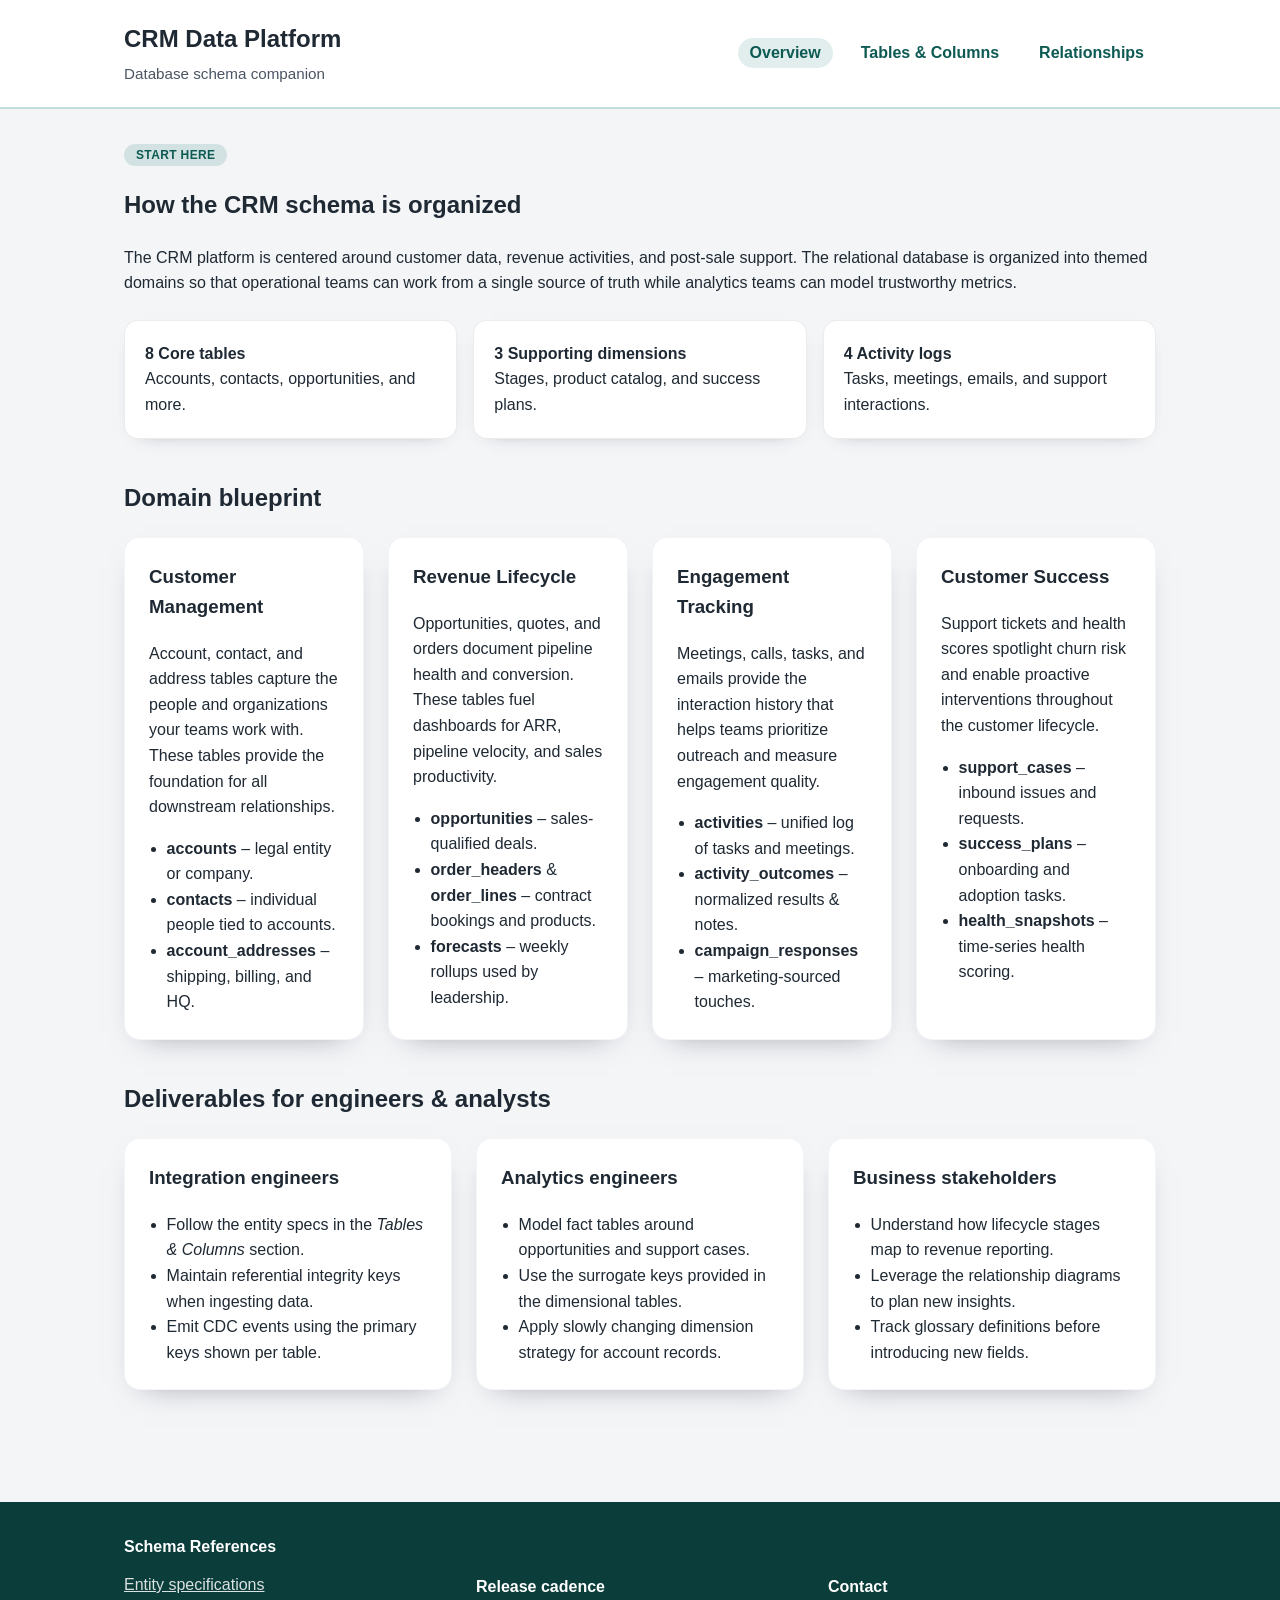
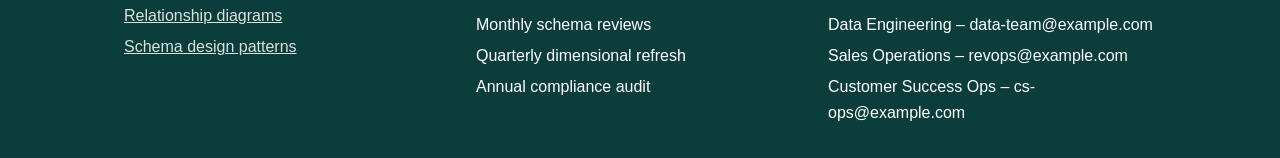
<file: docs/index.html>
<!DOCTYPE html>
<html lang="en">
  <head>
    <meta charset="UTF-8" />
    <meta name="viewport" content="width=device-width, initial-scale=1.0" />
    <title>CRM Data Platform – Schema Overview</title>
    <link rel="stylesheet" href="./assets/styles.css" />
  </head>
  <body>
    <header>
      <div class="container">
        <div class="brand">
          <h1>CRM Data Platform</h1>
          <span>Database schema companion</span>
        </div>
        <nav aria-label="Primary navigation">
          <ul>
            <li><a href="index.html" aria-current="page">Overview</a></li>
            <li><a href="entities.html">Tables &amp; Columns</a></li>
            <li><a href="relationships.html">Relationships</a></li>
          </ul>
        </nav>
      </div>
    </header>
    <main>
      <section>
        <span class="tag">start here</span>
        <h2>How the CRM schema is organized</h2>
        <p>
          The CRM platform is centered around customer data, revenue activities, and
          post-sale support. The relational database is organized into themed
          domains so that operational teams can work from a single source of truth
          while analytics teams can model trustworthy metrics.
        </p>
        <div class="summary-grid" role="list">
          <article class="summary-card" role="listitem">
            <strong>8 Core tables</strong>
            <span>Accounts, contacts, opportunities, and more.</span>
          </article>
          <article class="summary-card" role="listitem">
            <strong>3 Supporting dimensions</strong>
            <span>Stages, product catalog, and success plans.</span>
          </article>
          <article class="summary-card" role="listitem">
            <strong>4 Activity logs</strong>
            <span>Tasks, meetings, emails, and support interactions.</span>
          </article>
        </div>
      </section>
      <section>
        <h2>Domain blueprint</h2>
        <div class="grid">
          <article class="card">
            <h3>Customer Management</h3>
            <p>
              Account, contact, and address tables capture the people and
              organizations your teams work with. These tables provide the
              foundation for all downstream relationships.
            </p>
            <ul>
              <li><strong>accounts</strong> – legal entity or company.</li>
              <li><strong>contacts</strong> – individual people tied to accounts.</li>
              <li><strong>account_addresses</strong> – shipping, billing, and HQ.</li>
            </ul>
          </article>
          <article class="card">
            <h3>Revenue Lifecycle</h3>
            <p>
              Opportunities, quotes, and orders document pipeline health and
              conversion. These tables fuel dashboards for ARR, pipeline velocity,
              and sales productivity.
            </p>
            <ul>
              <li><strong>opportunities</strong> – sales-qualified deals.</li>
              <li><strong>order_headers</strong> &amp; <strong>order_lines</strong> – contract bookings and products.</li>
              <li><strong>forecasts</strong> – weekly rollups used by leadership.</li>
            </ul>
          </article>
          <article class="card">
            <h3>Engagement Tracking</h3>
            <p>
              Meetings, calls, tasks, and emails provide the interaction history
              that helps teams prioritize outreach and measure engagement quality.
            </p>
            <ul>
              <li><strong>activities</strong> – unified log of tasks and meetings.</li>
              <li><strong>activity_outcomes</strong> – normalized results &amp; notes.</li>
              <li><strong>campaign_responses</strong> – marketing-sourced touches.</li>
            </ul>
          </article>
          <article class="card">
            <h3>Customer Success</h3>
            <p>
              Support tickets and health scores spotlight churn risk and enable
              proactive interventions throughout the customer lifecycle.
            </p>
            <ul>
              <li><strong>support_cases</strong> – inbound issues and requests.</li>
              <li><strong>success_plans</strong> – onboarding and adoption tasks.</li>
              <li><strong>health_snapshots</strong> – time-series health scoring.</li>
            </ul>
          </article>
        </div>
      </section>
      <section>
        <h2>Deliverables for engineers &amp; analysts</h2>
        <div class="grid">
          <article class="card">
            <h3>Integration engineers</h3>
            <ul>
              <li>Follow the entity specs in the <em>Tables &amp; Columns</em> section.</li>
              <li>Maintain referential integrity keys when ingesting data.</li>
              <li>Emit CDC events using the primary keys shown per table.</li>
            </ul>
          </article>
          <article class="card">
            <h3>Analytics engineers</h3>
            <ul>
              <li>Model fact tables around opportunities and support cases.</li>
              <li>Use the surrogate keys provided in the dimensional tables.</li>
              <li>Apply slowly changing dimension strategy for account records.</li>
            </ul>
          </article>
          <article class="card">
            <h3>Business stakeholders</h3>
            <ul>
              <li>Understand how lifecycle stages map to revenue reporting.</li>
              <li>Leverage the relationship diagrams to plan new insights.</li>
              <li>Track glossary definitions before introducing new fields.</li>
            </ul>
          </article>
        </div>
      </section>
    </main>
    <footer>
      <div class="container">
        <section>
          <h4>Schema References</h4>
          <ul>
            <li><a href="entities.html">Entity specifications</a></li>
            <li><a href="relationships.html">Relationship diagrams</a></li>
            <li><a href="https://schema.org/" target="_blank" rel="noopener">Schema design patterns</a></li>
          </ul>
        </section>
        <section>
          <h4>Release cadence</h4>
          <ul>
            <li>Monthly schema reviews</li>
            <li>Quarterly dimensional refresh</li>
            <li>Annual compliance audit</li>
          </ul>
        </section>
        <section>
          <h4>Contact</h4>
          <ul>
            <li>Data Engineering – data-team@example.com</li>
            <li>Sales Operations – revops@example.com</li>
            <li>Customer Success Ops – cs-ops@example.com</li>
          </ul>
        </section>
      </div>
    </footer>
  </body>
</html>
</file>
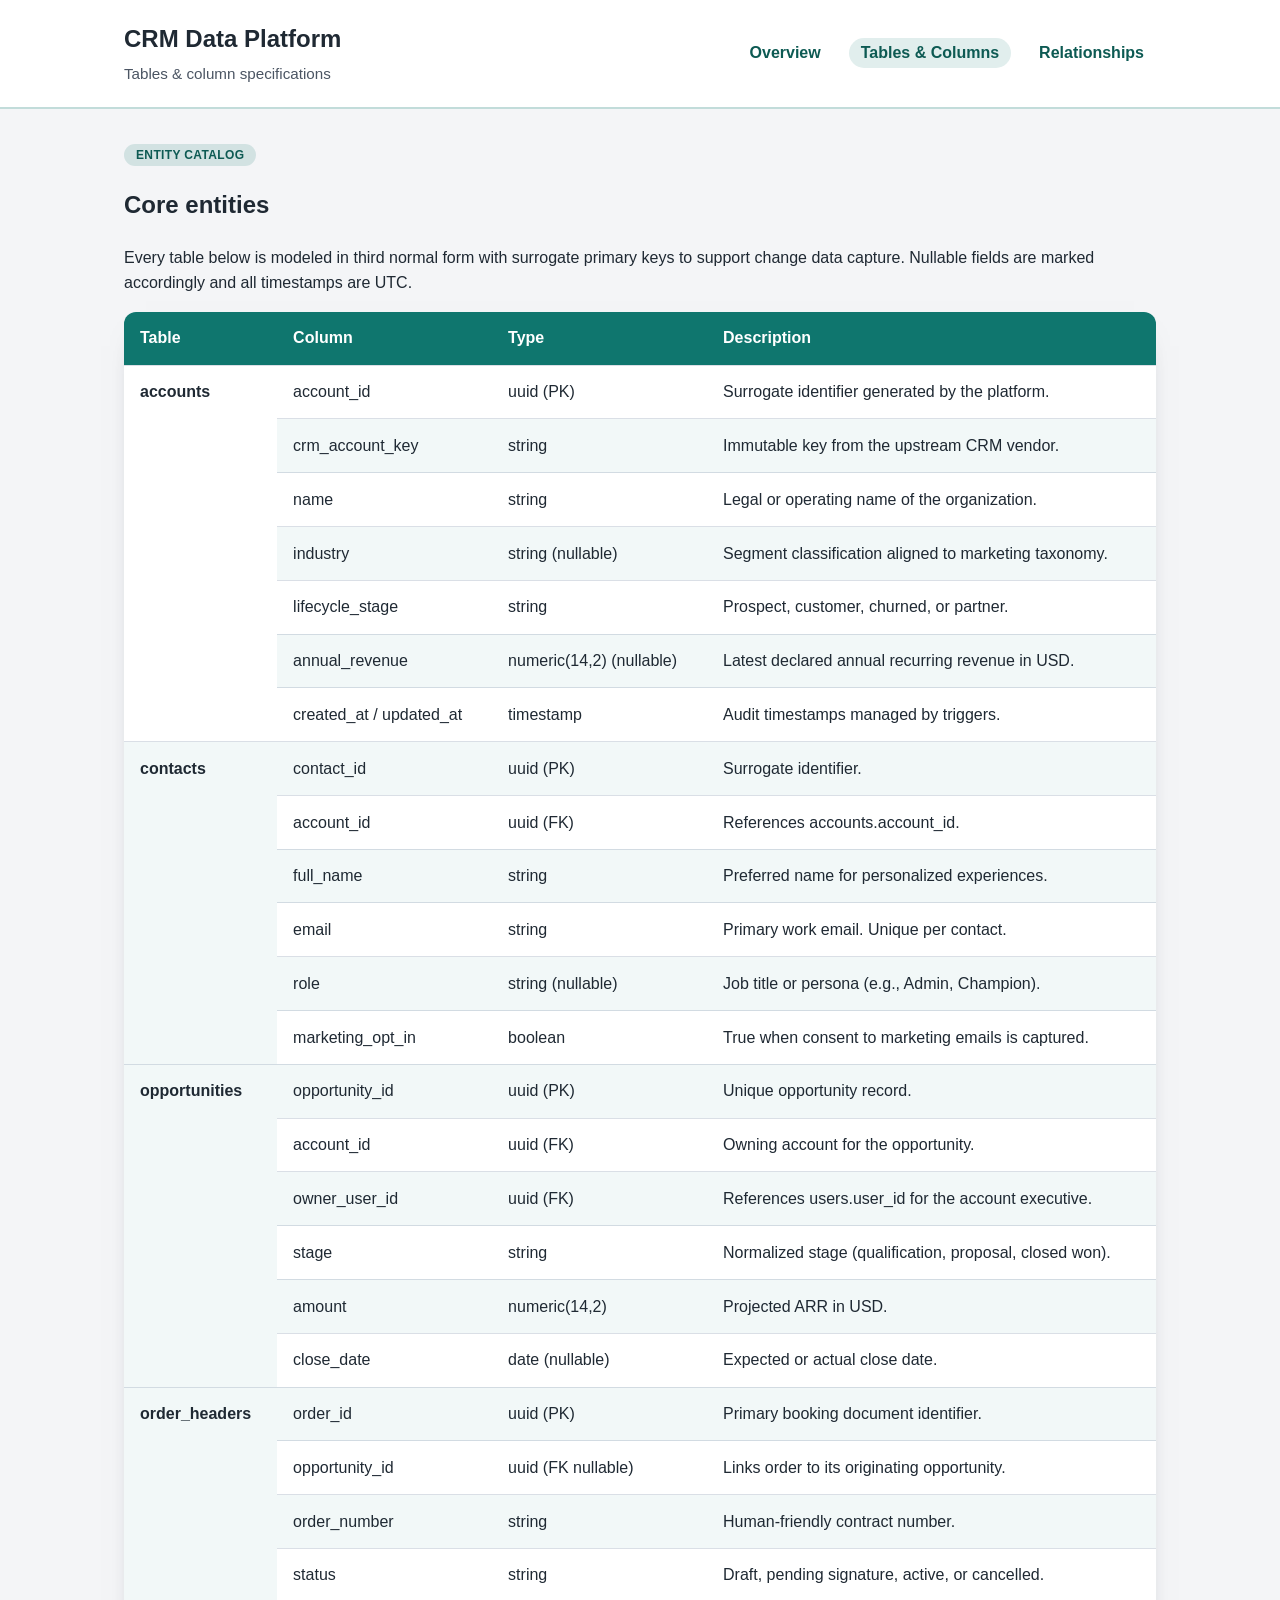
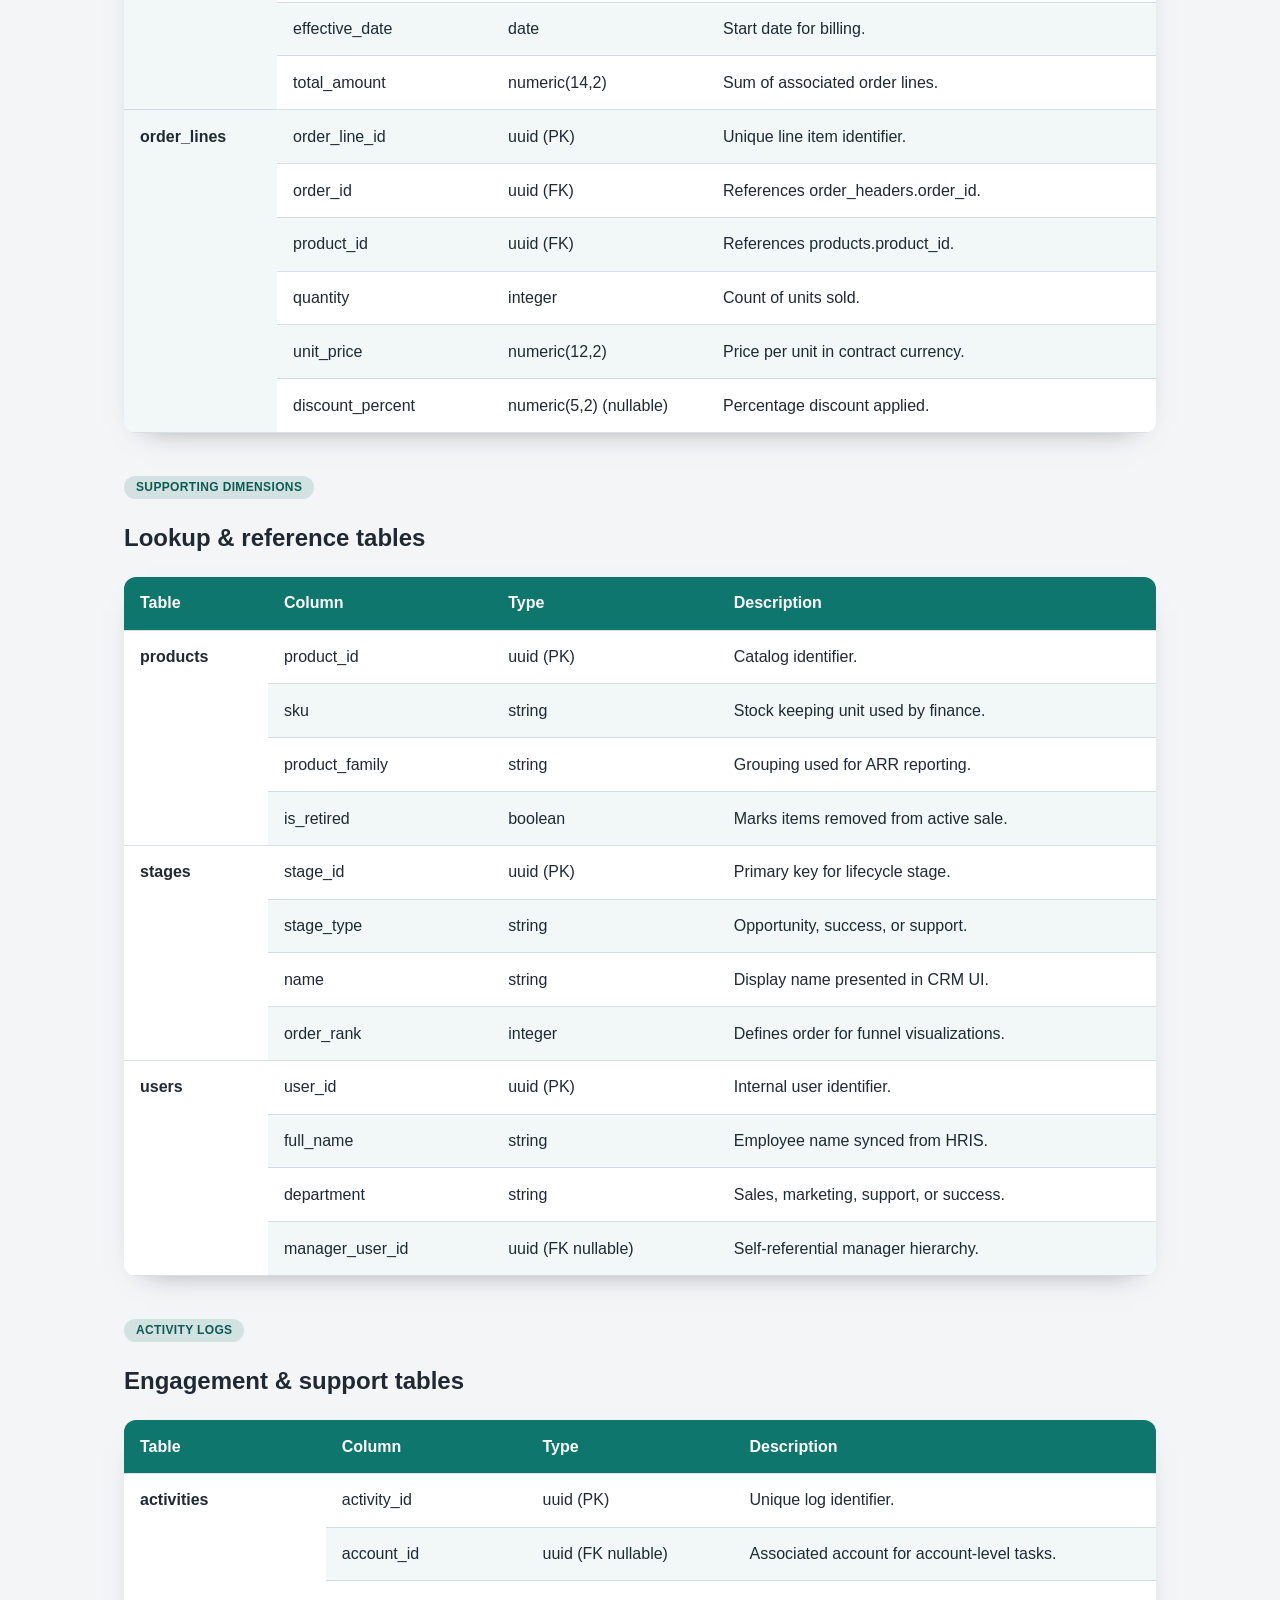
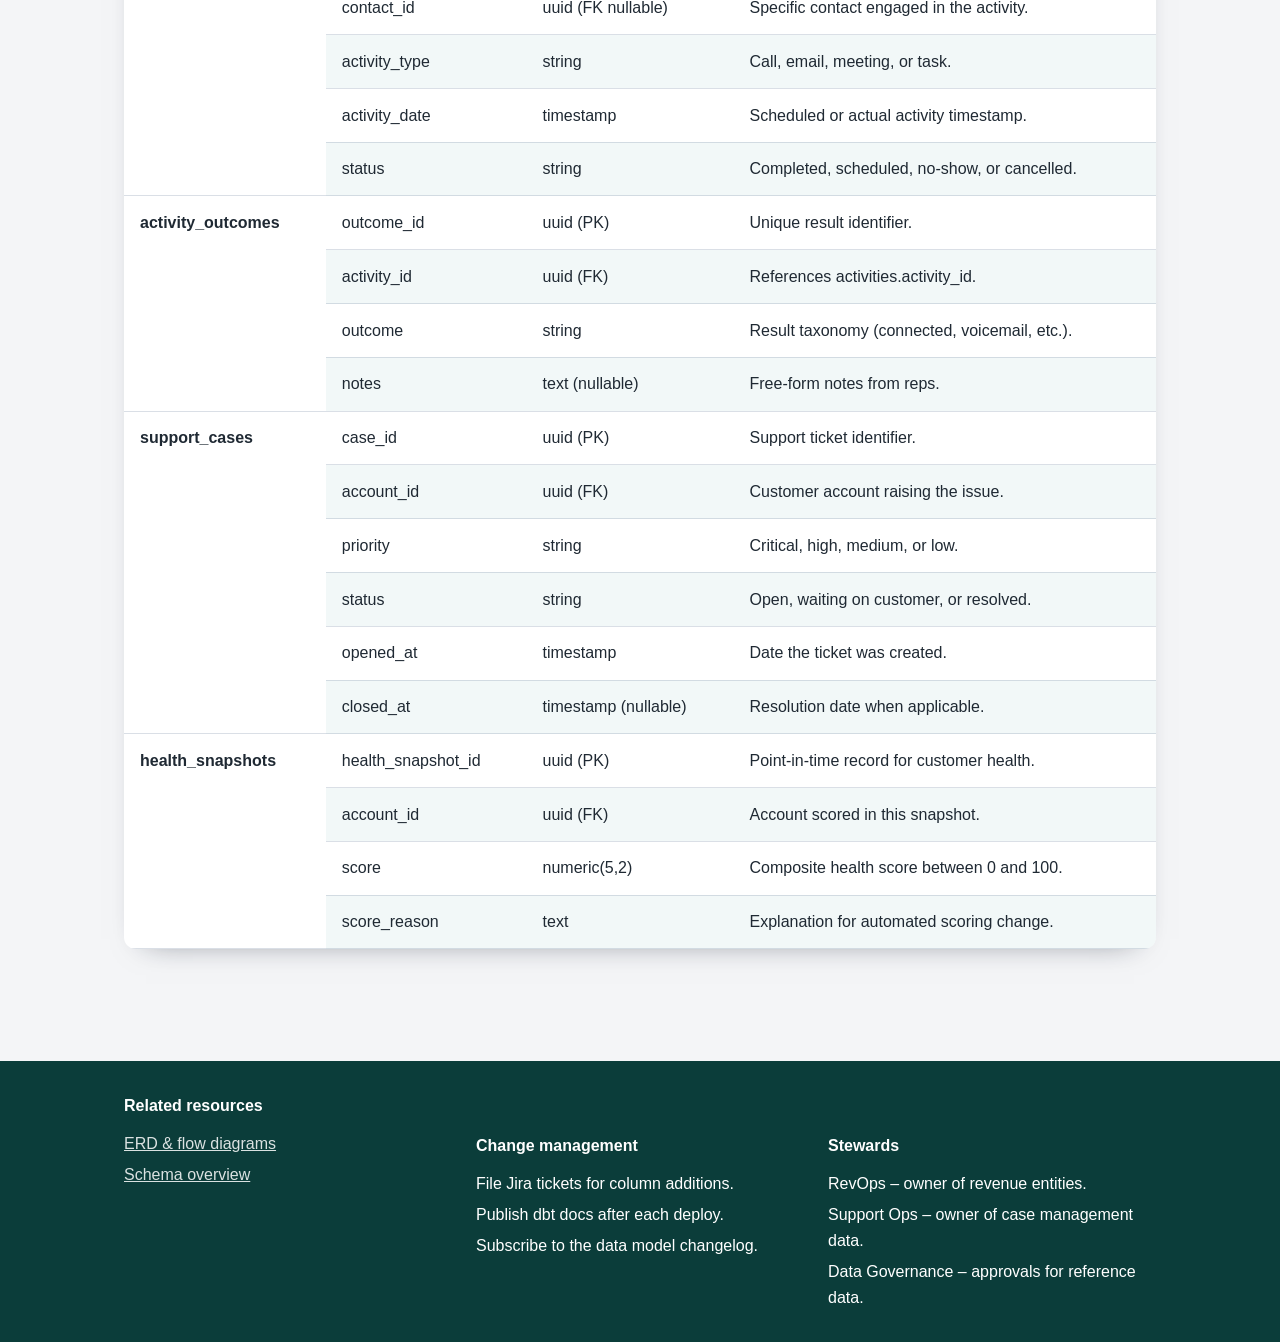
<file: docs/entities.html>
<!DOCTYPE html>
<html lang="en">
  <head>
    <meta charset="UTF-8" />
    <meta name="viewport" content="width=device-width, initial-scale=1.0" />
    <title>CRM Data Platform – Table Specifications</title>
    <link rel="stylesheet" href="./assets/styles.css" />
  </head>
  <body>
    <header>
      <div class="container">
        <div class="brand">
          <h1>CRM Data Platform</h1>
          <span>Tables &amp; column specifications</span>
        </div>
        <nav aria-label="Primary navigation">
          <ul>
            <li><a href="index.html">Overview</a></li>
            <li><a href="entities.html" aria-current="page">Tables &amp; Columns</a></li>
            <li><a href="relationships.html">Relationships</a></li>
          </ul>
        </nav>
      </div>
    </header>
    <main>
      <section>
        <span class="tag">entity catalog</span>
        <h2>Core entities</h2>
        <p>
          Every table below is modeled in third normal form with surrogate primary
          keys to support change data capture. Nullable fields are marked
          accordingly and all timestamps are UTC.
        </p>
        <div class="table-wrapper" role="region" aria-label="Customer tables">
          <table>
            <thead>
              <tr>
                <th scope="col">Table</th>
                <th scope="col">Column</th>
                <th scope="col">Type</th>
                <th scope="col">Description</th>
              </tr>
            </thead>
            <tbody>
              <tr>
                <td rowspan="7"><strong>accounts</strong></td>
                <td>account_id</td>
                <td>uuid (PK)</td>
                <td>Surrogate identifier generated by the platform.</td>
              </tr>
              <tr>
                <td>crm_account_key</td>
                <td>string</td>
                <td>Immutable key from the upstream CRM vendor.</td>
              </tr>
              <tr>
                <td>name</td>
                <td>string</td>
                <td>Legal or operating name of the organization.</td>
              </tr>
              <tr>
                <td>industry</td>
                <td>string (nullable)</td>
                <td>Segment classification aligned to marketing taxonomy.</td>
              </tr>
              <tr>
                <td>lifecycle_stage</td>
                <td>string</td>
                <td>Prospect, customer, churned, or partner.</td>
              </tr>
              <tr>
                <td>annual_revenue</td>
                <td>numeric(14,2) (nullable)</td>
                <td>Latest declared annual recurring revenue in USD.</td>
              </tr>
              <tr>
                <td>created_at / updated_at</td>
                <td>timestamp</td>
                <td>Audit timestamps managed by triggers.</td>
              </tr>
              <tr>
                <td rowspan="6"><strong>contacts</strong></td>
                <td>contact_id</td>
                <td>uuid (PK)</td>
                <td>Surrogate identifier.</td>
              </tr>
              <tr>
                <td>account_id</td>
                <td>uuid (FK)</td>
                <td>References accounts.account_id.</td>
              </tr>
              <tr>
                <td>full_name</td>
                <td>string</td>
                <td>Preferred name for personalized experiences.</td>
              </tr>
              <tr>
                <td>email</td>
                <td>string</td>
                <td>Primary work email. Unique per contact.</td>
              </tr>
              <tr>
                <td>role</td>
                <td>string (nullable)</td>
                <td>Job title or persona (e.g., Admin, Champion).</td>
              </tr>
              <tr>
                <td>marketing_opt_in</td>
                <td>boolean</td>
                <td>True when consent to marketing emails is captured.</td>
              </tr>
              <tr>
                <td rowspan="6"><strong>opportunities</strong></td>
                <td>opportunity_id</td>
                <td>uuid (PK)</td>
                <td>Unique opportunity record.</td>
              </tr>
              <tr>
                <td>account_id</td>
                <td>uuid (FK)</td>
                <td>Owning account for the opportunity.</td>
              </tr>
              <tr>
                <td>owner_user_id</td>
                <td>uuid (FK)</td>
                <td>References users.user_id for the account executive.</td>
              </tr>
              <tr>
                <td>stage</td>
                <td>string</td>
                <td>Normalized stage (qualification, proposal, closed won).</td>
              </tr>
              <tr>
                <td>amount</td>
                <td>numeric(14,2)</td>
                <td>Projected ARR in USD.</td>
              </tr>
              <tr>
                <td>close_date</td>
                <td>date (nullable)</td>
                <td>Expected or actual close date.</td>
              </tr>
              <tr>
                <td rowspan="6"><strong>order_headers</strong></td>
                <td>order_id</td>
                <td>uuid (PK)</td>
                <td>Primary booking document identifier.</td>
              </tr>
              <tr>
                <td>opportunity_id</td>
                <td>uuid (FK nullable)</td>
                <td>Links order to its originating opportunity.</td>
              </tr>
              <tr>
                <td>order_number</td>
                <td>string</td>
                <td>Human-friendly contract number.</td>
              </tr>
              <tr>
                <td>status</td>
                <td>string</td>
                <td>Draft, pending signature, active, or cancelled.</td>
              </tr>
              <tr>
                <td>effective_date</td>
                <td>date</td>
                <td>Start date for billing.</td>
              </tr>
              <tr>
                <td>total_amount</td>
                <td>numeric(14,2)</td>
                <td>Sum of associated order lines.</td>
              </tr>
              <tr>
                <td rowspan="6"><strong>order_lines</strong></td>
                <td>order_line_id</td>
                <td>uuid (PK)</td>
                <td>Unique line item identifier.</td>
              </tr>
              <tr>
                <td>order_id</td>
                <td>uuid (FK)</td>
                <td>References order_headers.order_id.</td>
              </tr>
              <tr>
                <td>product_id</td>
                <td>uuid (FK)</td>
                <td>References products.product_id.</td>
              </tr>
              <tr>
                <td>quantity</td>
                <td>integer</td>
                <td>Count of units sold.</td>
              </tr>
              <tr>
                <td>unit_price</td>
                <td>numeric(12,2)</td>
                <td>Price per unit in contract currency.</td>
              </tr>
              <tr>
                <td>discount_percent</td>
                <td>numeric(5,2) (nullable)</td>
                <td>Percentage discount applied.</td>
              </tr>
            </tbody>
          </table>
        </div>
      </section>
      <section>
        <span class="tag">supporting dimensions</span>
        <h2>Lookup &amp; reference tables</h2>
        <div class="table-wrapper" role="region" aria-label="Reference tables">
          <table>
            <thead>
              <tr>
                <th scope="col">Table</th>
                <th scope="col">Column</th>
                <th scope="col">Type</th>
                <th scope="col">Description</th>
              </tr>
            </thead>
            <tbody>
              <tr>
                <td rowspan="4"><strong>products</strong></td>
                <td>product_id</td>
                <td>uuid (PK)</td>
                <td>Catalog identifier.</td>
              </tr>
              <tr>
                <td>sku</td>
                <td>string</td>
                <td>Stock keeping unit used by finance.</td>
              </tr>
              <tr>
                <td>product_family</td>
                <td>string</td>
                <td>Grouping used for ARR reporting.</td>
              </tr>
              <tr>
                <td>is_retired</td>
                <td>boolean</td>
                <td>Marks items removed from active sale.</td>
              </tr>
              <tr>
                <td rowspan="4"><strong>stages</strong></td>
                <td>stage_id</td>
                <td>uuid (PK)</td>
                <td>Primary key for lifecycle stage.</td>
              </tr>
              <tr>
                <td>stage_type</td>
                <td>string</td>
                <td>Opportunity, success, or support.</td>
              </tr>
              <tr>
                <td>name</td>
                <td>string</td>
                <td>Display name presented in CRM UI.</td>
              </tr>
              <tr>
                <td>order_rank</td>
                <td>integer</td>
                <td>Defines order for funnel visualizations.</td>
              </tr>
              <tr>
                <td rowspan="4"><strong>users</strong></td>
                <td>user_id</td>
                <td>uuid (PK)</td>
                <td>Internal user identifier.</td>
              </tr>
              <tr>
                <td>full_name</td>
                <td>string</td>
                <td>Employee name synced from HRIS.</td>
              </tr>
              <tr>
                <td>department</td>
                <td>string</td>
                <td>Sales, marketing, support, or success.</td>
              </tr>
              <tr>
                <td>manager_user_id</td>
                <td>uuid (FK nullable)</td>
                <td>Self-referential manager hierarchy.</td>
              </tr>
            </tbody>
          </table>
        </div>
      </section>
      <section>
        <span class="tag">activity logs</span>
        <h2>Engagement &amp; support tables</h2>
        <div class="table-wrapper" role="region" aria-label="Engagement tables">
          <table>
            <thead>
              <tr>
                <th scope="col">Table</th>
                <th scope="col">Column</th>
                <th scope="col">Type</th>
                <th scope="col">Description</th>
              </tr>
            </thead>
            <tbody>
              <tr>
                <td rowspan="6"><strong>activities</strong></td>
                <td>activity_id</td>
                <td>uuid (PK)</td>
                <td>Unique log identifier.</td>
              </tr>
              <tr>
                <td>account_id</td>
                <td>uuid (FK nullable)</td>
                <td>Associated account for account-level tasks.</td>
              </tr>
              <tr>
                <td>contact_id</td>
                <td>uuid (FK nullable)</td>
                <td>Specific contact engaged in the activity.</td>
              </tr>
              <tr>
                <td>activity_type</td>
                <td>string</td>
                <td>Call, email, meeting, or task.</td>
              </tr>
              <tr>
                <td>activity_date</td>
                <td>timestamp</td>
                <td>Scheduled or actual activity timestamp.</td>
              </tr>
              <tr>
                <td>status</td>
                <td>string</td>
                <td>Completed, scheduled, no-show, or cancelled.</td>
              </tr>
              <tr>
                <td rowspan="4"><strong>activity_outcomes</strong></td>
                <td>outcome_id</td>
                <td>uuid (PK)</td>
                <td>Unique result identifier.</td>
              </tr>
              <tr>
                <td>activity_id</td>
                <td>uuid (FK)</td>
                <td>References activities.activity_id.</td>
              </tr>
              <tr>
                <td>outcome</td>
                <td>string</td>
                <td>Result taxonomy (connected, voicemail, etc.).</td>
              </tr>
              <tr>
                <td>notes</td>
                <td>text (nullable)</td>
                <td>Free-form notes from reps.</td>
              </tr>
              <tr>
                <td rowspan="6"><strong>support_cases</strong></td>
                <td>case_id</td>
                <td>uuid (PK)</td>
                <td>Support ticket identifier.</td>
              </tr>
              <tr>
                <td>account_id</td>
                <td>uuid (FK)</td>
                <td>Customer account raising the issue.</td>
              </tr>
              <tr>
                <td>priority</td>
                <td>string</td>
                <td>Critical, high, medium, or low.</td>
              </tr>
              <tr>
                <td>status</td>
                <td>string</td>
                <td>Open, waiting on customer, or resolved.</td>
              </tr>
              <tr>
                <td>opened_at</td>
                <td>timestamp</td>
                <td>Date the ticket was created.</td>
              </tr>
              <tr>
                <td>closed_at</td>
                <td>timestamp (nullable)</td>
                <td>Resolution date when applicable.</td>
              </tr>
              <tr>
                <td rowspan="4"><strong>health_snapshots</strong></td>
                <td>health_snapshot_id</td>
                <td>uuid (PK)</td>
                <td>Point-in-time record for customer health.</td>
              </tr>
              <tr>
                <td>account_id</td>
                <td>uuid (FK)</td>
                <td>Account scored in this snapshot.</td>
              </tr>
              <tr>
                <td>score</td>
                <td>numeric(5,2)</td>
                <td>Composite health score between 0 and 100.</td>
              </tr>
              <tr>
                <td>score_reason</td>
                <td>text</td>
                <td>Explanation for automated scoring change.</td>
              </tr>
            </tbody>
          </table>
        </div>
      </section>
    </main>
    <footer>
      <div class="container">
        <section>
          <h4>Related resources</h4>
          <ul>
            <li><a href="relationships.html">ERD &amp; flow diagrams</a></li>
            <li><a href="index.html">Schema overview</a></li>
          </ul>
        </section>
        <section>
          <h4>Change management</h4>
          <ul>
            <li>File Jira tickets for column additions.</li>
            <li>Publish dbt docs after each deploy.</li>
            <li>Subscribe to the data model changelog.</li>
          </ul>
        </section>
        <section>
          <h4>Stewards</h4>
          <ul>
            <li>RevOps – owner of revenue entities.</li>
            <li>Support Ops – owner of case management data.</li>
            <li>Data Governance – approvals for reference data.</li>
          </ul>
        </section>
      </div>
    </footer>
  </body>
</html>
</file>
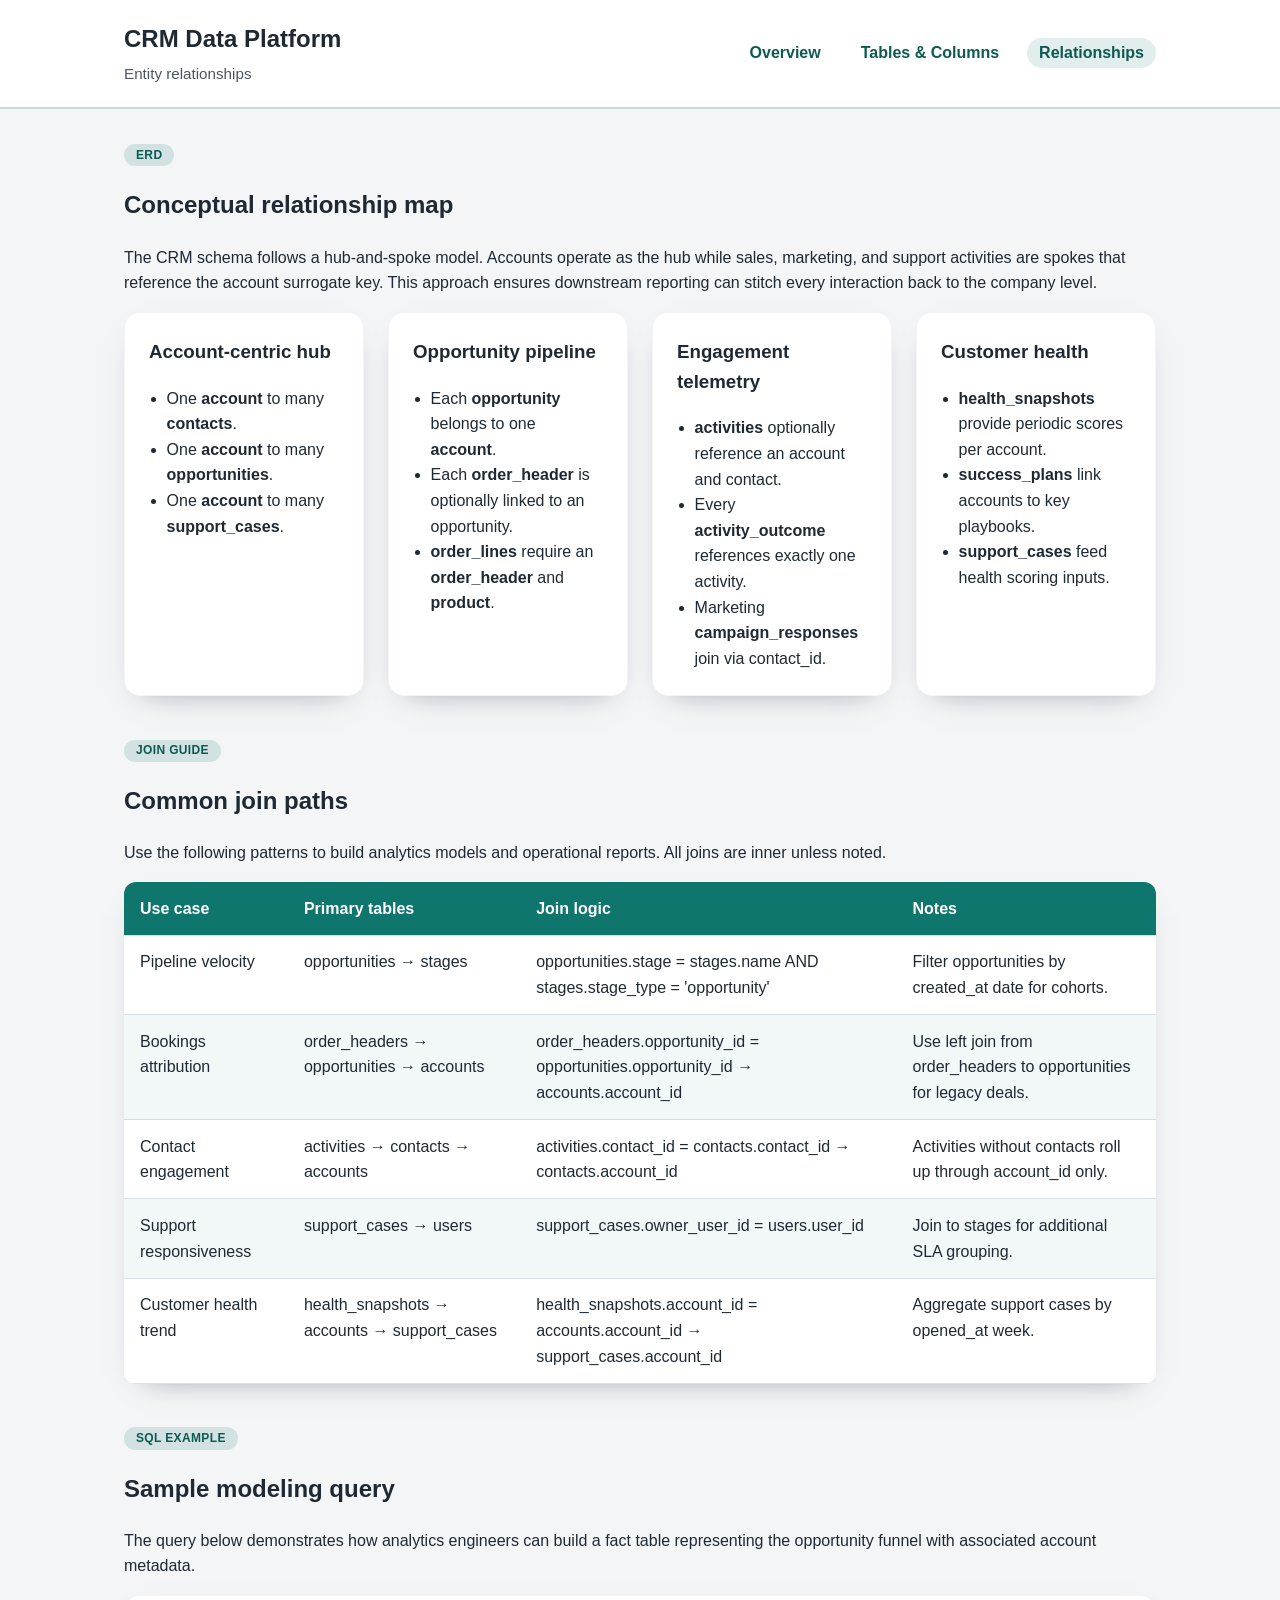
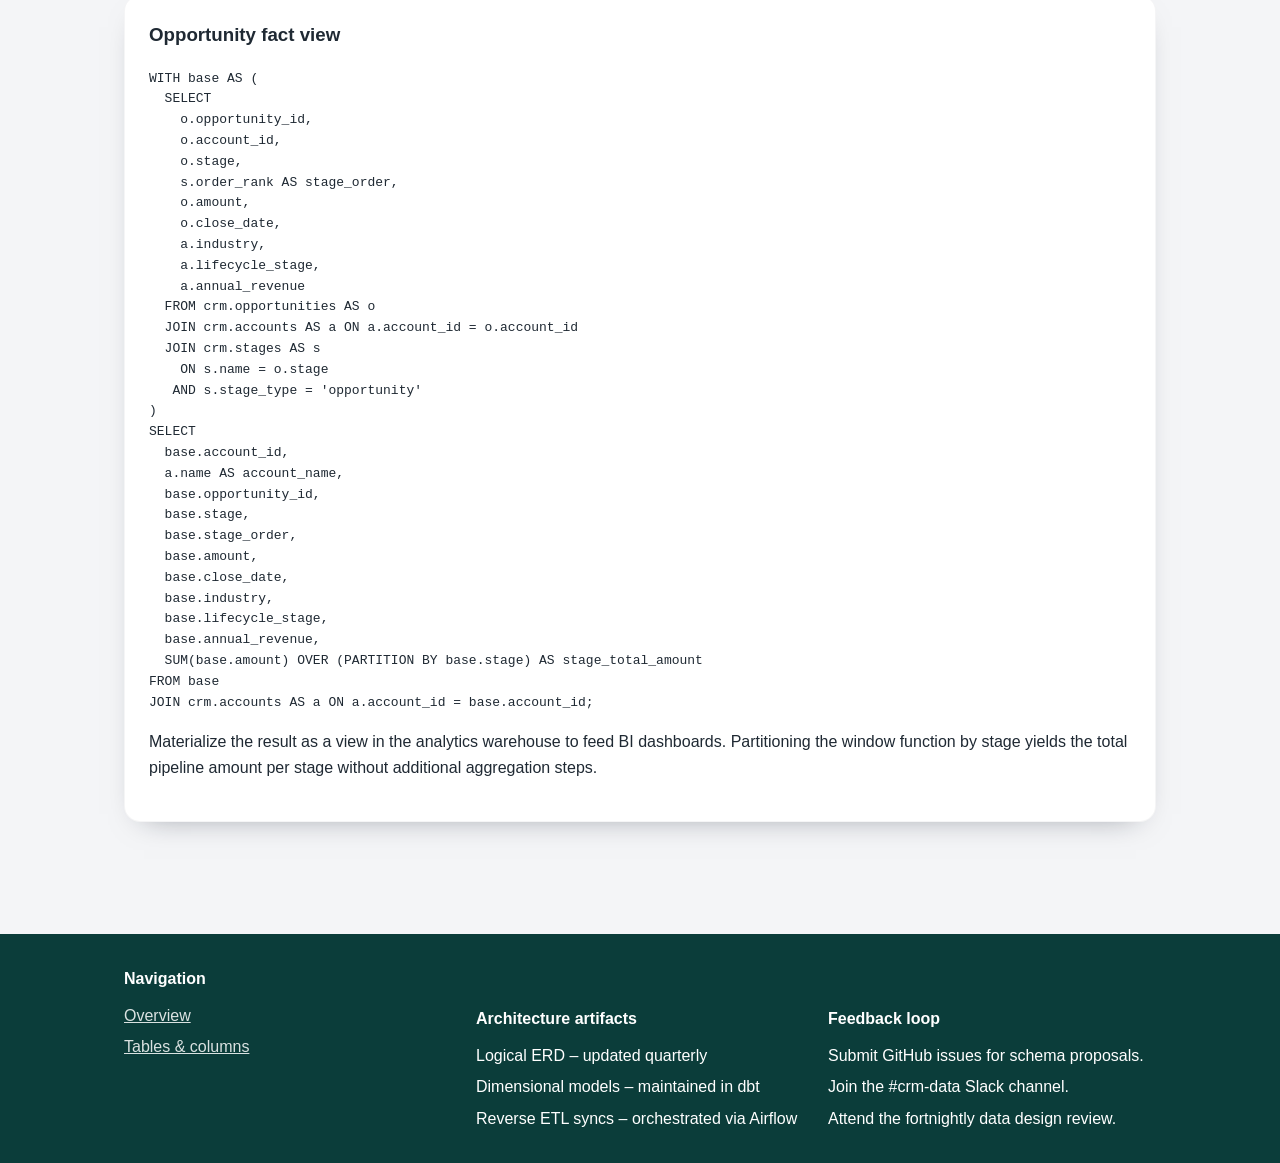
<file: docs/relationships.html>
<!DOCTYPE html>
<html lang="en">
  <head>
    <meta charset="UTF-8" />
    <meta name="viewport" content="width=device-width, initial-scale=1.0" />
    <title>CRM Data Platform – Relationships &amp; Flows</title>
    <link rel="stylesheet" href="./assets/styles.css" />
  </head>
  <body>
    <header>
      <div class="container">
        <div class="brand">
          <h1>CRM Data Platform</h1>
          <span>Entity relationships</span>
        </div>
        <nav aria-label="Primary navigation">
          <ul>
            <li><a href="index.html">Overview</a></li>
            <li><a href="entities.html">Tables &amp; Columns</a></li>
            <li><a href="relationships.html" aria-current="page">Relationships</a></li>
          </ul>
        </nav>
      </div>
    </header>
    <main>
      <section>
        <span class="tag">erd</span>
        <h2>Conceptual relationship map</h2>
        <p>
          The CRM schema follows a hub-and-spoke model. Accounts operate as the hub
          while sales, marketing, and support activities are spokes that reference
          the account surrogate key. This approach ensures downstream reporting can
          stitch every interaction back to the company level.
        </p>
        <div class="grid">
          <article class="card">
            <h3>Account-centric hub</h3>
            <ul>
              <li>One <strong>account</strong> to many <strong>contacts</strong>.</li>
              <li>One <strong>account</strong> to many <strong>opportunities</strong>.</li>
              <li>One <strong>account</strong> to many <strong>support_cases</strong>.</li>
            </ul>
          </article>
          <article class="card">
            <h3>Opportunity pipeline</h3>
            <ul>
              <li>Each <strong>opportunity</strong> belongs to one <strong>account</strong>.</li>
              <li>Each <strong>order_header</strong> is optionally linked to an opportunity.</li>
              <li><strong>order_lines</strong> require an <strong>order_header</strong> and <strong>product</strong>.</li>
            </ul>
          </article>
          <article class="card">
            <h3>Engagement telemetry</h3>
            <ul>
              <li><strong>activities</strong> optionally reference an account and contact.</li>
              <li>Every <strong>activity_outcome</strong> references exactly one activity.</li>
              <li>Marketing <strong>campaign_responses</strong> join via contact_id.</li>
            </ul>
          </article>
          <article class="card">
            <h3>Customer health</h3>
            <ul>
              <li><strong>health_snapshots</strong> provide periodic scores per account.</li>
              <li><strong>success_plans</strong> link accounts to key playbooks.</li>
              <li><strong>support_cases</strong> feed health scoring inputs.</li>
            </ul>
          </article>
        </div>
      </section>
      <section>
        <span class="tag">join guide</span>
        <h2>Common join paths</h2>
        <p>
          Use the following patterns to build analytics models and operational
          reports. All joins are inner unless noted.
        </p>
        <div class="table-wrapper" role="region" aria-label="Join guide">
          <table>
            <thead>
              <tr>
                <th scope="col">Use case</th>
                <th scope="col">Primary tables</th>
                <th scope="col">Join logic</th>
                <th scope="col">Notes</th>
              </tr>
            </thead>
            <tbody>
              <tr>
                <td>Pipeline velocity</td>
                <td>opportunities → stages</td>
                <td>opportunities.stage = stages.name AND stages.stage_type = 'opportunity'</td>
                <td>Filter opportunities by created_at date for cohorts.</td>
              </tr>
              <tr>
                <td>Bookings attribution</td>
                <td>order_headers → opportunities → accounts</td>
                <td>order_headers.opportunity_id = opportunities.opportunity_id → accounts.account_id</td>
                <td>Use left join from order_headers to opportunities for legacy deals.</td>
              </tr>
              <tr>
                <td>Contact engagement</td>
                <td>activities → contacts → accounts</td>
                <td>activities.contact_id = contacts.contact_id → contacts.account_id</td>
                <td>Activities without contacts roll up through account_id only.</td>
              </tr>
              <tr>
                <td>Support responsiveness</td>
                <td>support_cases → users</td>
                <td>support_cases.owner_user_id = users.user_id</td>
                <td>Join to stages for additional SLA grouping.</td>
              </tr>
              <tr>
                <td>Customer health trend</td>
                <td>health_snapshots → accounts → support_cases</td>
                <td>health_snapshots.account_id = accounts.account_id → support_cases.account_id</td>
                <td>Aggregate support cases by opened_at week.</td>
              </tr>
            </tbody>
          </table>
        </div>
      </section>
      <section>
        <span class="tag">sql example</span>
        <h2>Sample modeling query</h2>
        <p>
          The query below demonstrates how analytics engineers can build a fact table
          representing the opportunity funnel with associated account metadata.
        </p>
        <article class="card">
          <h3>Opportunity fact view</h3>
          <pre><code>WITH base AS (
  SELECT
    o.opportunity_id,
    o.account_id,
    o.stage,
    s.order_rank AS stage_order,
    o.amount,
    o.close_date,
    a.industry,
    a.lifecycle_stage,
    a.annual_revenue
  FROM crm.opportunities AS o
  JOIN crm.accounts AS a ON a.account_id = o.account_id
  JOIN crm.stages AS s
    ON s.name = o.stage
   AND s.stage_type = 'opportunity'
)
SELECT
  base.account_id,
  a.name AS account_name,
  base.opportunity_id,
  base.stage,
  base.stage_order,
  base.amount,
  base.close_date,
  base.industry,
  base.lifecycle_stage,
  base.annual_revenue,
  SUM(base.amount) OVER (PARTITION BY base.stage) AS stage_total_amount
FROM base
JOIN crm.accounts AS a ON a.account_id = base.account_id;
</code></pre>
          <p>
            Materialize the result as a view in the analytics warehouse to feed BI
            dashboards. Partitioning the window function by stage yields the total
            pipeline amount per stage without additional aggregation steps.
          </p>
        </article>
      </section>
    </main>
    <footer>
      <div class="container">
        <section>
          <h4>Navigation</h4>
          <ul>
            <li><a href="index.html">Overview</a></li>
            <li><a href="entities.html">Tables &amp; columns</a></li>
          </ul>
        </section>
        <section>
          <h4>Architecture artifacts</h4>
          <ul>
            <li>Logical ERD – updated quarterly</li>
            <li>Dimensional models – maintained in dbt</li>
            <li>Reverse ETL syncs – orchestrated via Airflow</li>
          </ul>
        </section>
        <section>
          <h4>Feedback loop</h4>
          <ul>
            <li>Submit GitHub issues for schema proposals.</li>
            <li>Join the #crm-data Slack channel.</li>
            <li>Attend the fortnightly data design review.</li>
          </ul>
        </section>
      </div>
    </footer>
  </body>
</html>
</file>
<file: docs/assets/styles.css>
:root {
  color-scheme: light dark;
  font-family: "Segoe UI", Tahoma, Geneva, Verdana, sans-serif;
  line-height: 1.6;
  --primary: #0f766e;
  --primary-dark: #0d5a53;
  --secondary: #fbbf24;
  --background: #f4f5f7;
  --text: #1f2933;
  --border: rgba(15, 118, 110, 0.25);
}

* {
  box-sizing: border-box;
}

body {
  margin: 0;
  background: var(--background);
  color: var(--text);
}

a {
  color: var(--primary-dark);
}

a:hover,
a:focus {
  color: var(--primary);
}

header {
  background: white;
  border-bottom: 2px solid var(--border);
  position: sticky;
  top: 0;
  z-index: 10;
}

header .container {
  max-width: 1080px;
  margin: 0 auto;
  padding: 1.25rem 1.5rem;
  display: flex;
  flex-wrap: wrap;
  align-items: center;
  justify-content: space-between;
  gap: 1rem;
}

.brand {
  display: flex;
  flex-direction: column;
  gap: 0.25rem;
}

.brand h1 {
  font-size: 1.5rem;
  margin: 0;
}

.brand span {
  font-size: 0.95rem;
  color: #4b5563;
}

nav ul {
  list-style: none;
  display: flex;
  gap: 1rem;
  padding: 0;
  margin: 0;
}

nav a {
  text-decoration: none;
  font-weight: 600;
  padding: 0.4rem 0.75rem;
  border-radius: 999px;
  transition: background 0.2s ease;
}

nav a:hover,
nav a:focus,
nav a[aria-current="page"] {
  background: rgba(15, 118, 110, 0.12);
}

main {
  max-width: 1080px;
  margin: 0 auto;
  padding: 2rem 1.5rem 3rem;
}

.grid {
  display: grid;
  grid-template-columns: repeat(auto-fit, minmax(240px, 1fr));
  gap: 1.5rem;
}

.card {
  background: white;
  border-radius: 1rem;
  padding: 1.5rem;
  box-shadow: 0 12px 30px -20px rgba(15, 23, 42, 0.5);
  border: 1px solid rgba(15, 23, 42, 0.04);
}

.card h2,
.card h3,
.card h4 {
  margin-top: 0;
}

.card ul {
  margin: 0;
  padding-left: 1.1rem;
}

section + section {
  margin-top: 2.5rem;
}

.table-wrapper {
  overflow-x: auto;
  border-radius: 0.75rem;
  box-shadow: 0 12px 30px -22px rgba(15, 23, 42, 0.6);
}

table {
  width: 100%;
  border-collapse: collapse;
  background: white;
}

thead {
  background: var(--primary);
  color: white;
}

td,
th {
  padding: 0.85rem 1rem;
  border-bottom: 1px solid rgba(148, 163, 184, 0.35);
  text-align: left;
  vertical-align: top;
}

tbody tr:nth-child(even) {
  background: rgba(15, 118, 110, 0.05);
}

.tag {
  display: inline-flex;
  align-items: center;
  gap: 0.35rem;
  padding: 0.1rem 0.75rem;
  border-radius: 999px;
  background: rgba(15, 118, 110, 0.15);
  color: var(--primary-dark);
  font-size: 0.75rem;
  font-weight: 600;
  letter-spacing: 0.03em;
  text-transform: uppercase;
}

.summary-grid {
  display: grid;
  grid-template-columns: repeat(auto-fit, minmax(200px, 1fr));
  gap: 1rem;
  margin-top: 1.5rem;
}

.summary-card {
  padding: 1.25rem;
  background: white;
  border-radius: 0.85rem;
  border: 1px solid rgba(15, 23, 42, 0.08);
  box-shadow: 0 6px 20px -18px rgba(15, 23, 42, 0.8);
}

.summary-card strong,
.summary-card span {
  display: block;
}

footer {
  background: #0b3d3a;
  color: white;
  margin-top: 4rem;
}

footer .container {
  max-width: 1080px;
  margin: 0 auto;
  padding: 2rem 1.5rem;
  display: grid;
  gap: 1.5rem;
  grid-template-columns: repeat(auto-fit, minmax(200px, 1fr));
}

footer h4 {
  margin: 0 0 0.75rem;
}

footer ul {
  list-style: none;
  margin: 0;
  padding: 0;
  display: grid;
  gap: 0.35rem;
}

footer a {
  color: white;
  opacity: 0.85;
}

@media (max-width: 600px) {
  header .container {
    justify-content: center;
  }

  nav ul {
    flex-wrap: wrap;
    justify-content: center;
  }
}
</file>
